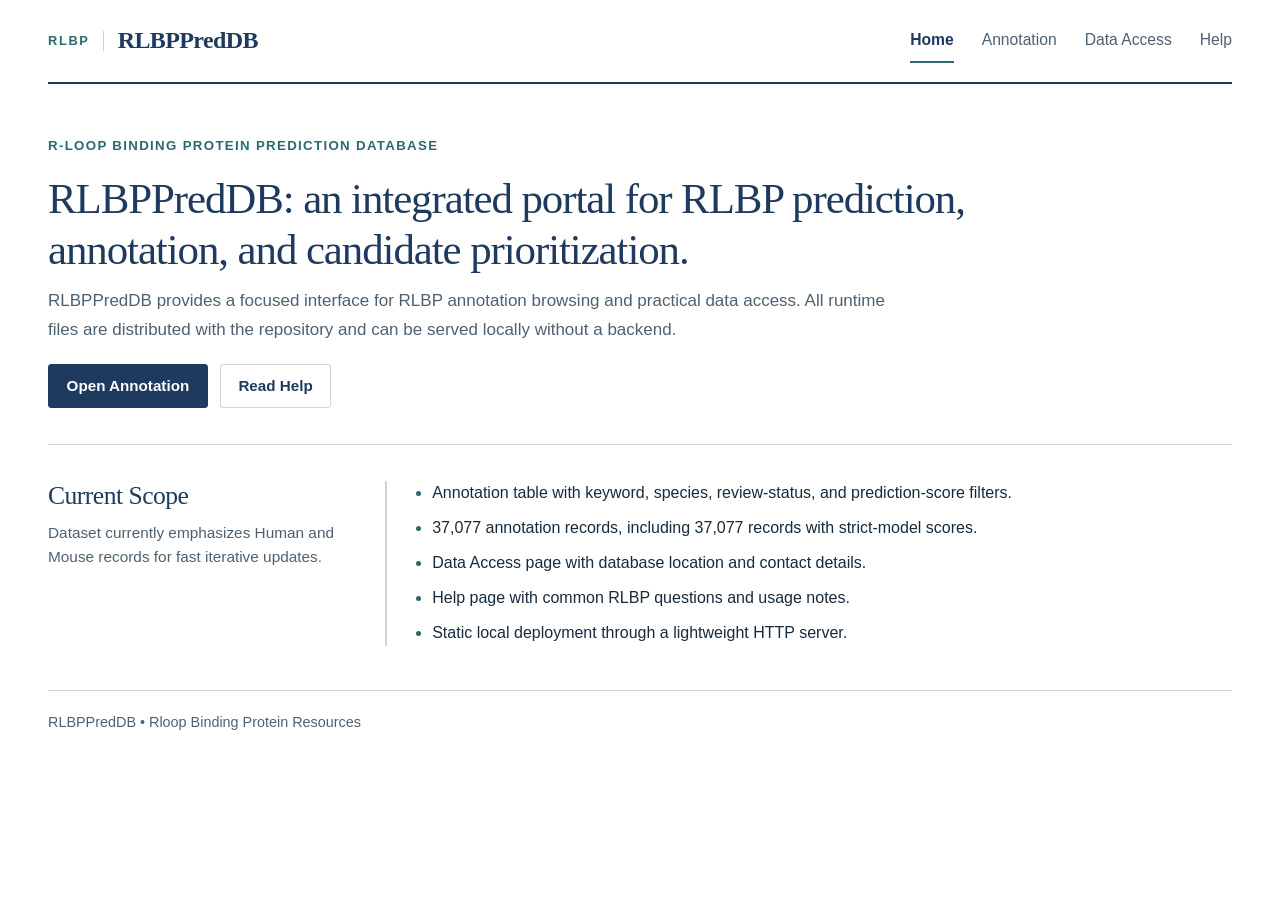
<file: index.html>
<!DOCTYPE html>
<html lang="en">
<head>
  <meta charset="UTF-8" />
  <meta name="viewport" content="width=device-width, initial-scale=1.0" />
  <meta name="description" content="RLBPPredDB static website for prediction and annotation" />
  <title>RLBPPredDB</title>
  <link rel="stylesheet" href="style.css?v=academic-afdb-20261114" />
</head>
<body class="home-page">
  <div class="grain"></div>
  <div class="page-wrap">
    <header class="site-header">
      <a class="brand" href="index.html">
        <span class="brand-mark">RLBP</span>
        <span class="brand-name">RLBPPredDB</span>
      </a>
      <nav>
        <a class="active" href="index.html">Home</a>
        <a href="annotation.html">Annotation</a>
        <a href="data-access.html">Data Access</a>
        <a href="help.html">Help</a>
      </nav>
    </header>

    <main>
      <section class="hero reveal">
        <p class="eyebrow">R-loop Binding Protein Prediction Database</p>
        <h1>RLBPPredDB: an integrated portal for RLBP prediction, annotation, and candidate prioritization.</h1>
        <p>
          RLBPPredDB provides a focused interface for RLBP annotation browsing and practical data access. All runtime files are distributed with the repository and can be served locally without a backend.
        </p>
        <div class="hero-actions">
          <a class="btn primary" href="annotation.html">Open Annotation</a>
          <a class="btn ghost" href="help.html">Read Help</a>
        </div>
      </section>

      <section class="panel reveal">
        <div class="panel-head">
          <h2>Current Scope</h2>
          <p>Dataset currently emphasizes Human and Mouse records for fast iterative updates.</p>
        </div>
        <div class="card">
          <ul class="list-tight">
            <li>Annotation table with keyword, species, review-status, and prediction-score filters.</li>
            <li>37,077 annotation records, including 37,077 records with strict-model scores.</li>
            <li>Data Access page with database location and contact details.</li>
            <li>Help page with common RLBP questions and usage notes.</li>
            <li>Static local deployment through a lightweight HTTP server.</li>
          </ul>
        </div>
      </section>
    </main>
  </div>

  <footer>
    <p>RLBPPredDB • Rloop Binding Protein Resources</p>
  </footer>
</body>
</html>
</file>
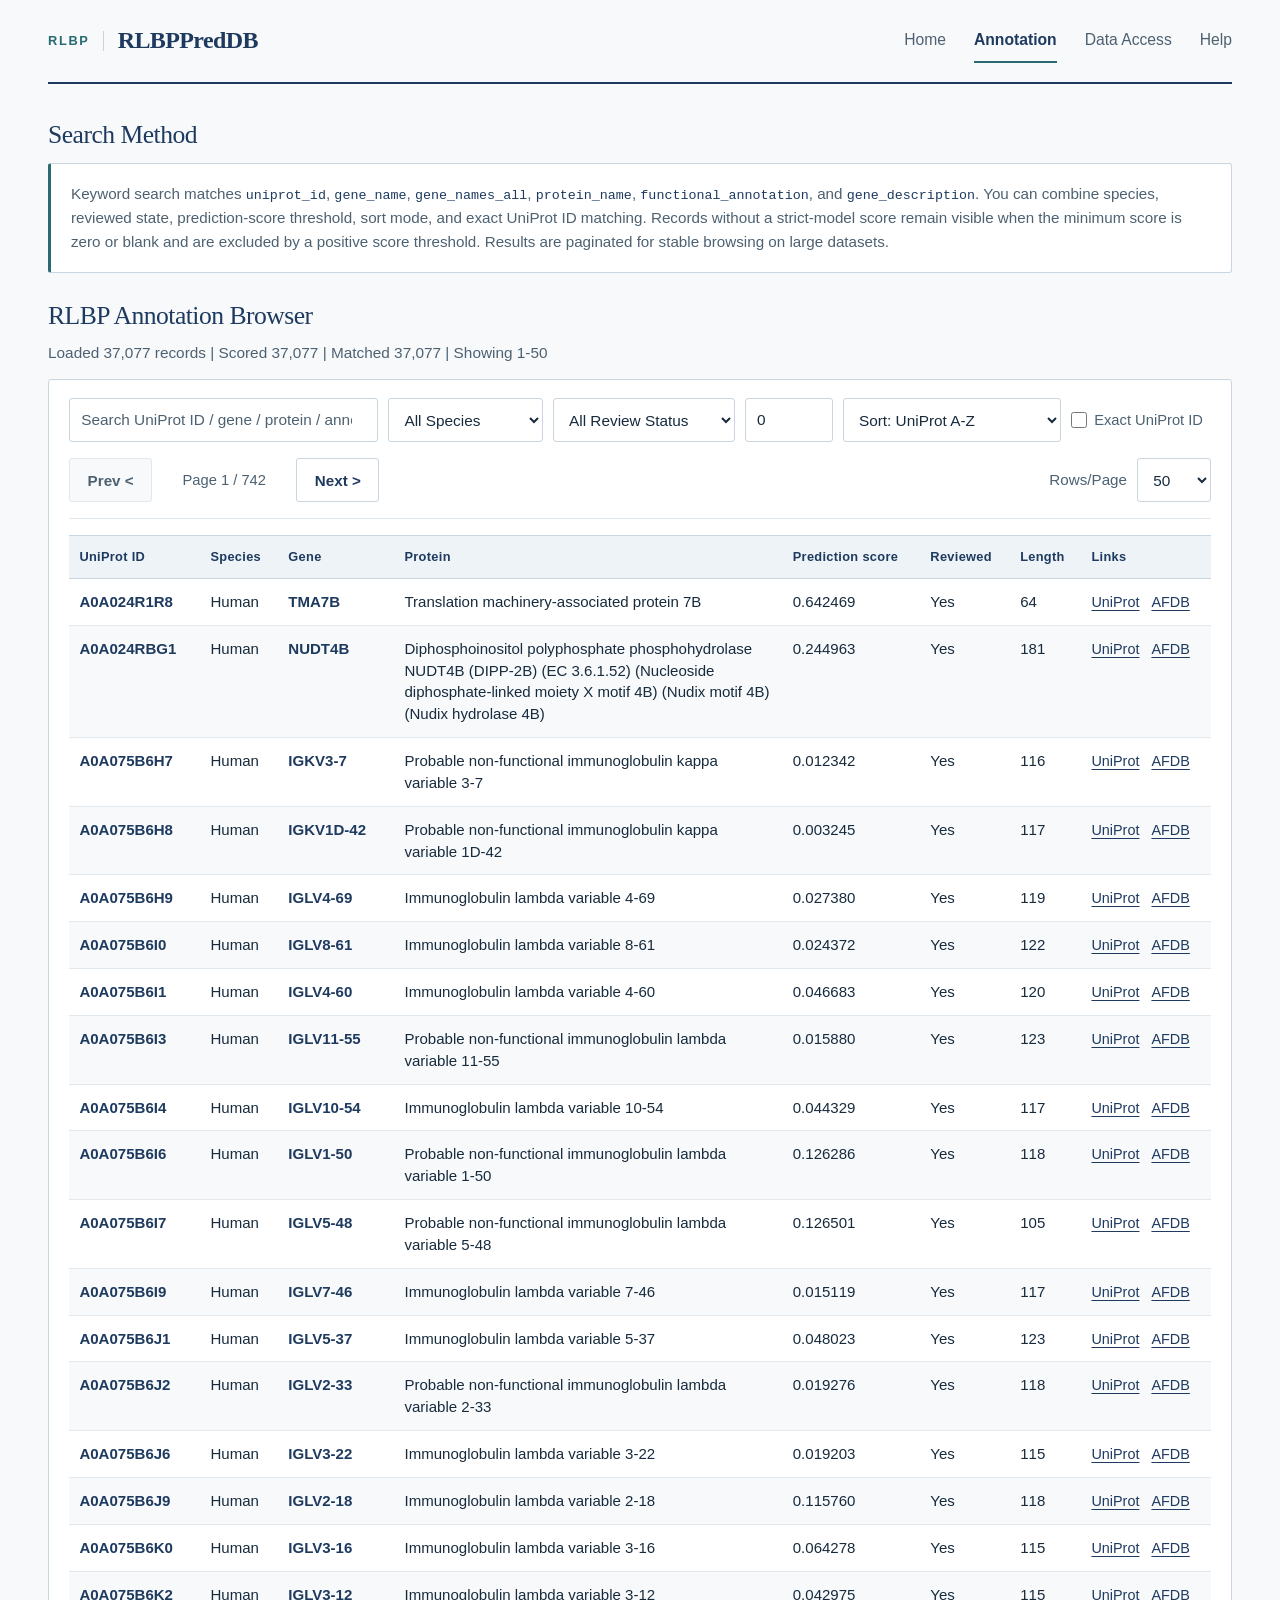
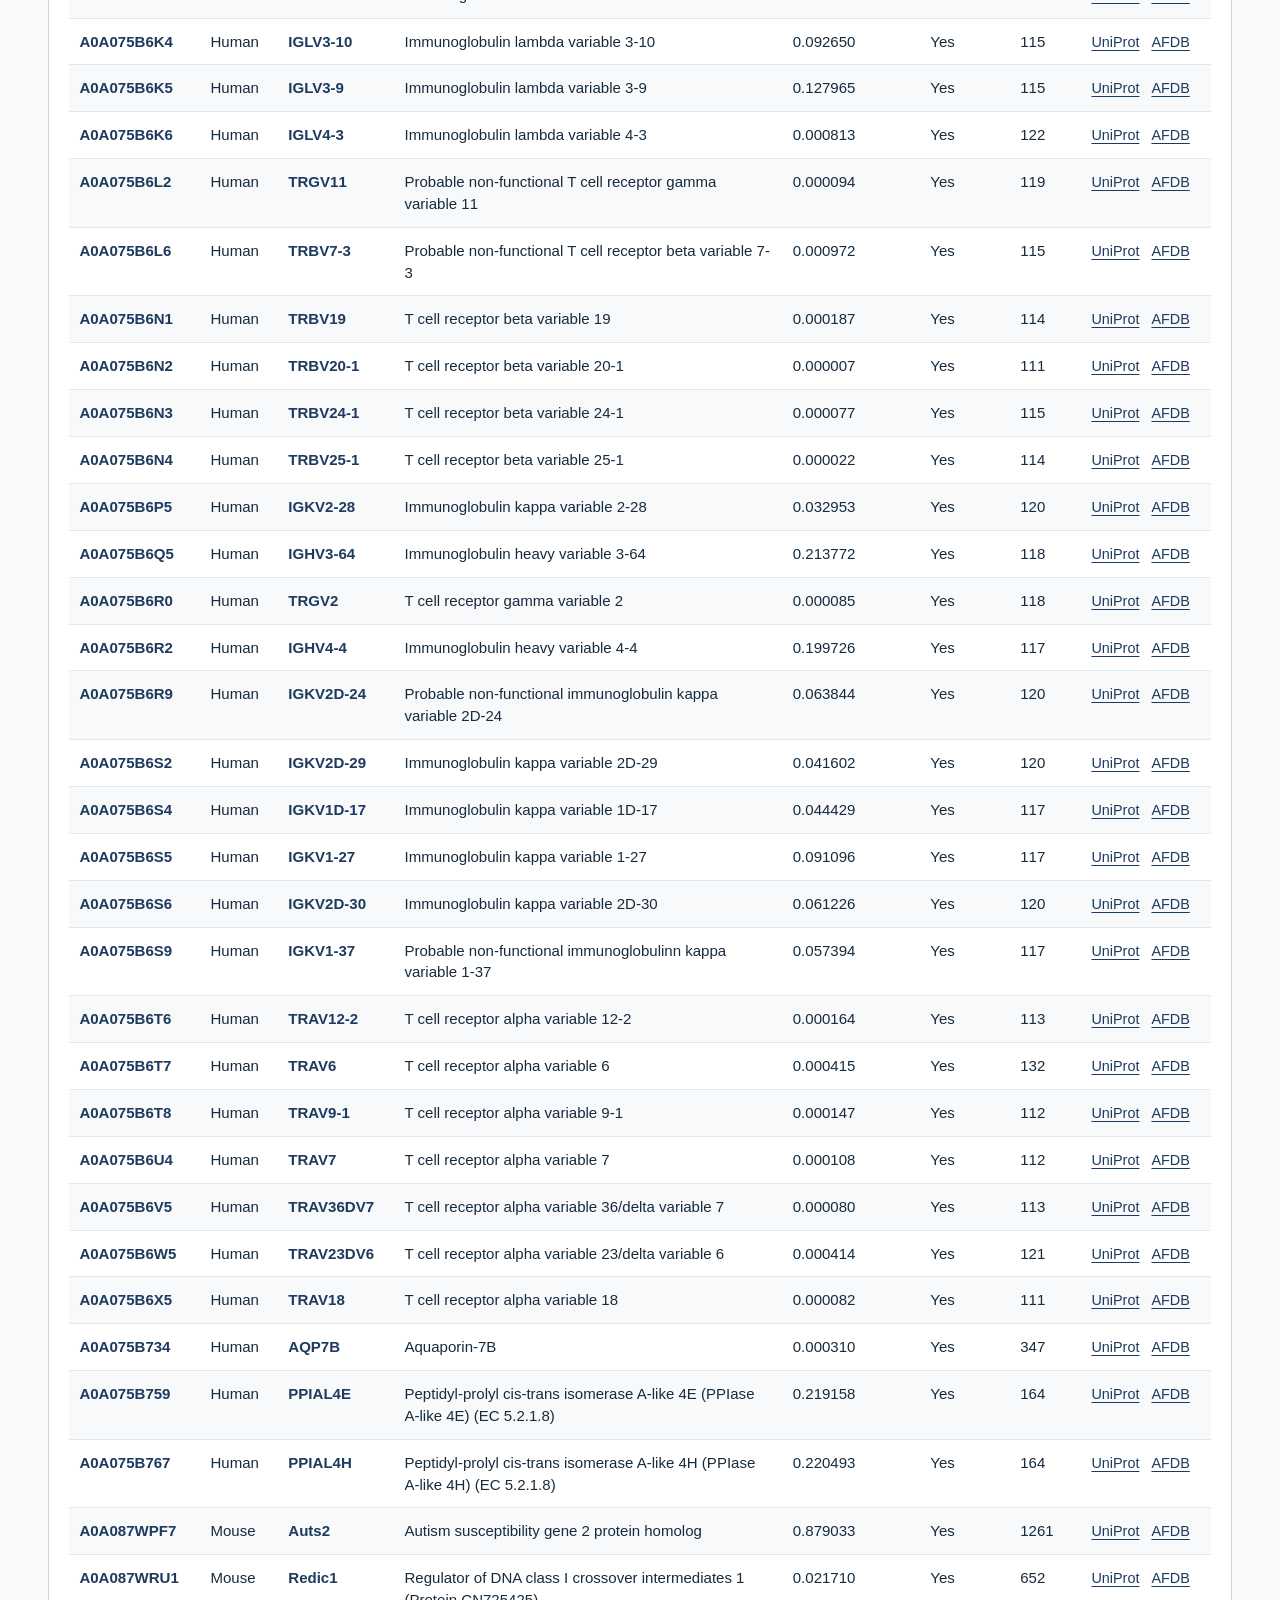
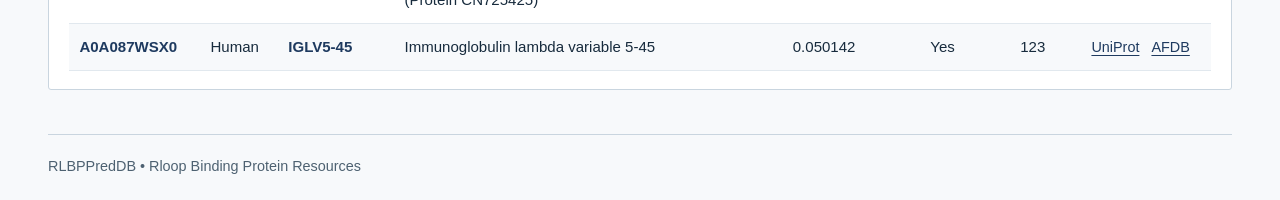
<file: annotation.html>
<!DOCTYPE html>
<html lang="en">
<head>
  <meta charset="UTF-8" />
  <meta name="viewport" content="width=device-width, initial-scale=1.0" />
  <meta name="description" content="RLBPPredDB annotation browser" />
  <title>RLBPPredDB | Annotation</title>
  <link rel="stylesheet" href="style.css?v=academic-afdb-20261114" />
</head>
<body>
  <div class="grain"></div>
  <div class="page-wrap">
    <header class="site-header">
      <a class="brand" href="index.html">
        <span class="brand-mark">RLBP</span>
        <span class="brand-name">RLBPPredDB</span>
      </a>
      <nav>
        <a href="index.html">Home</a>
        <a class="active" href="annotation.html">Annotation</a>
        <a href="data-access.html">Data Access</a>
        <a href="help.html">Help</a>
      </nav>
    </header>

    <main>
      <section class="panel reveal">
        <div class="panel-head">
          <h2>Search Method</h2>
        </div>
        <div class="card search-method">
          <p>
            Keyword search matches <code>uniprot_id</code>, <code>gene_name</code>, <code>gene_names_all</code>, <code>protein_name</code>, <code>functional_annotation</code>, and <code>gene_description</code>. You can combine species, reviewed state, prediction-score threshold, sort mode, and exact UniProt ID matching. Records without a strict-model score remain visible when the minimum score is zero or blank and are excluded by a positive score threshold. Results are paginated for stable browsing on large datasets.
          </p>
        </div>
      </section>

      <section class="panel reveal">
        <div class="panel-head">
          <h2>RLBP Annotation Browser</h2>
          <p id="result-summary">Loading annotation database...</p>
        </div>
        <div class="card">
          <div class="annotation-tools annotation-tools-db">
            <input id="search" type="search" placeholder="Search UniProt ID / gene / protein / annotation" />

            <select id="species-filter">
              <option value="all">All Species</option>
              <option value="Human">Human</option>
              <option value="Mouse">Mouse</option>
            </select>

            <select id="reviewed-filter">
              <option value="all">All Review Status</option>
              <option value="reviewed">Reviewed Only</option>
              <option value="unreviewed">Unreviewed Only</option>
            </select>

            <input id="min-confidence" type="number" min="0" max="1" step="0.01" value="0" title="Minimum prediction score" placeholder="Min score" />

            <select id="sort-by">
              <option value="confidence_desc">Sort: Score High-Low</option>
              <option value="confidence_asc">Sort: Score Low-High</option>
              <option value="length_desc">Sort: Length High-Low</option>
              <option value="length_asc">Sort: Length Low-High</option>
              <option value="id_asc" selected>Sort: UniProt A-Z</option>
            </select>

            <label class="inline-check" for="exact-id">
              <input id="exact-id" type="checkbox" />
              Exact UniProt ID
            </label>
          </div>

          <div class="pagination-row">
            <div class="pager-main">
              <button id="prev-page" class="btn ghost" type="button">Prev &lt;</button>
              <span id="page-info">Page 1 / 1</span>
              <button id="next-page" class="btn ghost" type="button">Next &gt;</button>
            </div>
            <div class="pager-size">
              <label for="page-size">Rows/Page</label>
              <select id="page-size">
                <option value="20">20</option>
                <option value="50" selected>50</option>
                <option value="100">100</option>
              </select>
            </div>
          </div>

          <div class="table-wrap">
            <table>
              <thead>
                <tr>
                  <th>UniProt ID</th>
                  <th>Species</th>
                  <th>Gene</th>
                  <th>Protein</th>
                  <th>Prediction score</th>
                  <th>Reviewed</th>
                  <th>Length</th>
                  <th>Links</th>
                </tr>
              </thead>
              <tbody id="annotation-body"></tbody>
            </table>
          </div>
        </div>
      </section>
    </main>
  </div>

  <footer>
    <p>RLBPPredDB • Rloop Binding Protein Resources</p>
  </footer>

  <script src="annotation.js?v=afdb-20261114"></script>
</body>
</html>
</file>
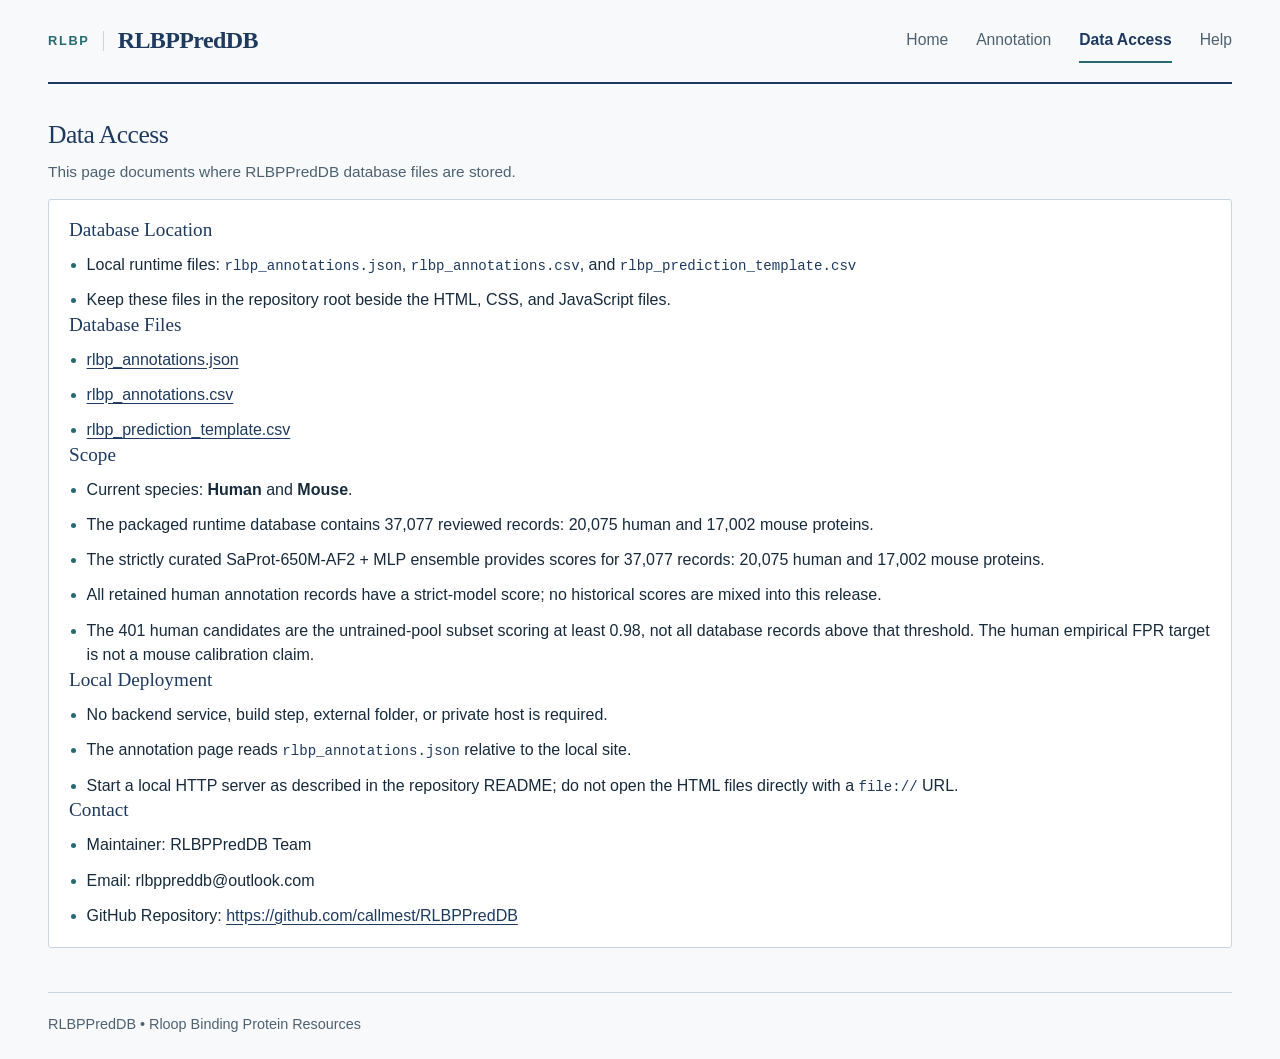
<file: data-access.html>
<!DOCTYPE html>
<html lang="en">
<head>
  <meta charset="UTF-8" />
  <meta name="viewport" content="width=device-width, initial-scale=1.0" />
  <meta name="description" content="RLBPPredDB data access and update guide" />
  <title>RLBPPredDB | Data Access</title>
  <link rel="stylesheet" href="style.css?v=academic-afdb-20261114" />
</head>
<body>
  <div class="grain"></div>
  <div class="page-wrap">
    <header class="site-header">
      <a class="brand" href="index.html">
        <span class="brand-mark">RLBP</span>
        <span class="brand-name">RLBPPredDB</span>
      </a>
      <nav>
        <a href="index.html">Home</a>
        <a href="annotation.html">Annotation</a>
        <a class="active" href="data-access.html">Data Access</a>
        <a href="help.html">Help</a>
      </nav>
    </header>

    <main>
      <section class="panel reveal">
        <div class="panel-head">
          <h2>Data Access</h2>
          <p>This page documents where RLBPPredDB database files are stored.</p>
        </div>
        <div class="card">
          <h3>Database Location</h3>
          <ul class="list-tight">
            <li>Local runtime files: <code>rlbp_annotations.json</code>, <code>rlbp_annotations.csv</code>, and <code>rlbp_prediction_template.csv</code></li>
            <li>Keep these files in the repository root beside the HTML, CSS, and JavaScript files.</li>
          </ul>

          <h3>Database Files</h3>
          <ul class="list-tight">
            <li><a href="rlbp_annotations.json" target="_blank" rel="noopener noreferrer">rlbp_annotations.json</a></li>
            <li><a href="rlbp_annotations.csv" target="_blank" rel="noopener noreferrer">rlbp_annotations.csv</a></li>
            <li><a href="rlbp_prediction_template.csv" target="_blank" rel="noopener noreferrer">rlbp_prediction_template.csv</a></li>
          </ul>

          <h3>Scope</h3>
          <ul class="list-tight">
            <li>Current species: <strong>Human</strong> and <strong>Mouse</strong>.</li>
            <li>The packaged runtime database contains 37,077 reviewed records: 20,075 human and 17,002 mouse proteins.</li>
            <li>The strictly curated SaProt-650M-AF2 + MLP ensemble provides scores for 37,077 records: 20,075 human and 17,002 mouse proteins.</li>
            <li>All retained human annotation records have a strict-model score; no historical scores are mixed into this release.</li>
            <li>The 401 human candidates are the untrained-pool subset scoring at least 0.98, not all database records above that threshold. The human empirical FPR target is not a mouse calibration claim.</li>
          </ul>

          <h3>Local Deployment</h3>
          <ul class="list-tight">
            <li>No backend service, build step, external folder, or private host is required.</li>
            <li>The annotation page reads <code>rlbp_annotations.json</code> relative to the local site.</li>
            <li>Start a local HTTP server as described in the repository README; do not open the HTML files directly with a <code>file://</code> URL.</li>
          </ul>

          <h3>Contact</h3>
          <ul class="list-tight">
            <li>Maintainer: RLBPPredDB Team</li>
            <li>Email: rlbppreddb@outlook.com</li>
            <li>GitHub Repository: <a href="https://github.com/callmest/RLBPPredDB" target="_blank" rel="noopener noreferrer">https://github.com/callmest/RLBPPredDB</a></li>
          </ul>
        </div>
      </section>
    </main>
  </div>

  <footer>
    <p>RLBPPredDB • Rloop Binding Protein Resources</p>
  </footer>
</body>
</html>
</file>
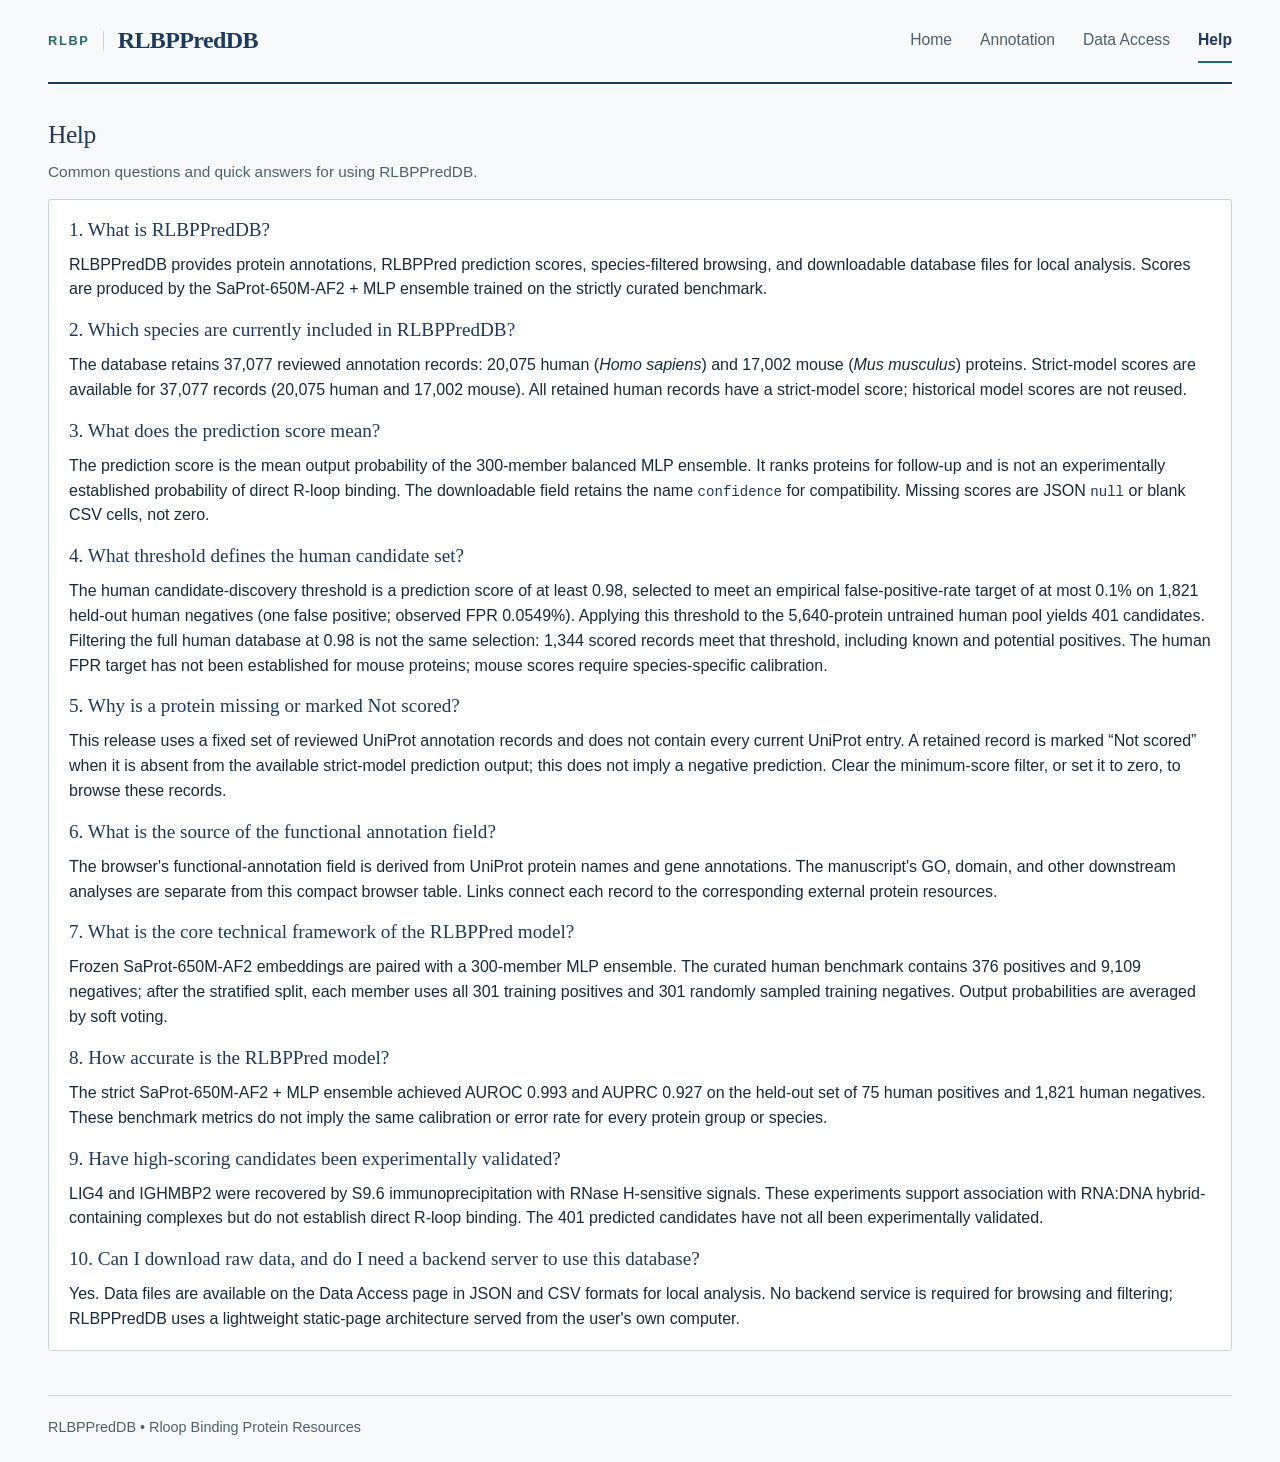
<file: help.html>
<!DOCTYPE html>
<html lang="en">
<head>
  <meta charset="UTF-8" />
  <meta name="viewport" content="width=device-width, initial-scale=1.0" />
  <meta name="description" content="RLBPPredDB help and common questions" />
  <title>RLBPPredDB | Help</title>
  <link rel="stylesheet" href="style.css?v=academic-afdb-20261114" />
</head>
<body>
  <div class="grain"></div>
  <div class="page-wrap">
    <header class="site-header">
      <a class="brand" href="index.html">
        <span class="brand-mark">RLBP</span>
        <span class="brand-name">RLBPPredDB</span>
      </a>
      <nav>
        <a href="index.html">Home</a>
        <a href="annotation.html">Annotation</a>
        <a href="data-access.html">Data Access</a>
        <a class="active" href="help.html">Help</a>
      </nav>
    </header>

    <main>
      <section class="panel reveal">
        <div class="panel-head">
          <h2>Help</h2>
          <p>Common questions and quick answers for using RLBPPredDB.</p>
        </div>

        <div class="card">
          <h3>1. What is RLBPPredDB?</h3>
          <p>RLBPPredDB provides protein annotations, RLBPPred prediction scores, species-filtered browsing, and downloadable database files for local analysis. Scores are produced by the SaProt-650M-AF2 + MLP ensemble trained on the strictly curated benchmark.</p>

          <h3>2. Which species are currently included in RLBPPredDB?</h3>
          <p>The database retains 37,077 reviewed annotation records: 20,075 human (<em>Homo sapiens</em>) and 17,002 mouse (<em>Mus musculus</em>) proteins. Strict-model scores are available for 37,077 records (20,075 human and 17,002 mouse). All retained human records have a strict-model score; historical model scores are not reused.</p>

          <h3>3. What does the prediction score mean?</h3>
          <p>The prediction score is the mean output probability of the 300-member balanced MLP ensemble. It ranks proteins for follow-up and is not an experimentally established probability of direct R-loop binding. The downloadable field retains the name <code>confidence</code> for compatibility. Missing scores are JSON <code>null</code> or blank CSV cells, not zero.</p>

          <h3>4. What threshold defines the human candidate set?</h3>
          <p>The human candidate-discovery threshold is a prediction score of at least 0.98, selected to meet an empirical false-positive-rate target of at most 0.1% on 1,821 held-out human negatives (one false positive; observed FPR 0.0549%). Applying this threshold to the 5,640-protein untrained human pool yields 401 candidates. Filtering the full human database at 0.98 is not the same selection: 1,344 scored records meet that threshold, including known and potential positives. The human FPR target has not been established for mouse proteins; mouse scores require species-specific calibration.</p>

          <h3>5. Why is a protein missing or marked Not scored?</h3>
          <p>This release uses a fixed set of reviewed UniProt annotation records and does not contain every current UniProt entry. A retained record is marked <q>Not scored</q> when it is absent from the available strict-model prediction output; this does not imply a negative prediction. Clear the minimum-score filter, or set it to zero, to browse these records.</p>

          <h3>6. What is the source of the functional annotation field?</h3>
          <p>The browser's functional-annotation field is derived from UniProt protein names and gene annotations. The manuscript's GO, domain, and other downstream analyses are separate from this compact browser table. Links connect each record to the corresponding external protein resources.</p>

          <h3>7. What is the core technical framework of the RLBPPred model?</h3>
          <p>Frozen SaProt-650M-AF2 embeddings are paired with a 300-member MLP ensemble. The curated human benchmark contains 376 positives and 9,109 negatives; after the stratified split, each member uses all 301 training positives and 301 randomly sampled training negatives. Output probabilities are averaged by soft voting.</p>

          <h3>8. How accurate is the RLBPPred model?</h3>
          <p>The strict SaProt-650M-AF2 + MLP ensemble achieved AUROC 0.993 and AUPRC 0.927 on the held-out set of 75 human positives and 1,821 human negatives. These benchmark metrics do not imply the same calibration or error rate for every protein group or species.</p>

          <h3>9. Have high-scoring candidates been experimentally validated?</h3>
          <p>LIG4 and IGHMBP2 were recovered by S9.6 immunoprecipitation with RNase H-sensitive signals. These experiments support association with RNA:DNA hybrid-containing complexes but do not establish direct R-loop binding. The 401 predicted candidates have not all been experimentally validated.</p>

          <h3>10. Can I download raw data, and do I need a backend server to use this database?</h3>
          <p>Yes. Data files are available on the Data Access page in JSON and CSV formats for local analysis. No backend service is required for browsing and filtering; RLBPPredDB uses a lightweight static-page architecture served from the user's own computer.</p>
        </div>
      </section>
    </main>
  </div>

  <footer>
    <p>RLBPPredDB • Rloop Binding Protein Resources</p>
  </footer>
</body>
</html>
</file>
<file: style.css>
:root {
  color-scheme: light;
  --bg: #f7f9fb;
  --bg-soft: #eef3f7;
  --surface: #ffffff;
  --surface-2: #f1f5f8;
  --text: #243747;
  --ink: #172b3d;
  --ink-soft: #4d6171;
  --accent: #1e3a5f;
  --accent-2: #286a70;
  --line: #c9d5df;
  --line-soft: #e1e8ee;
  --warn: #a3322c;
  --ok: #236549;
  --shadow: none;
  --gutter: clamp(1.25rem, 4vw, 3rem);
  --font-body: "Gill Sans", "Trebuchet MS", sans-serif;
  --font-heading: Georgia, "Palatino Linotype", Palatino, serif;
}

* { box-sizing: border-box; }
html, body { margin: 0; min-height: 100%; }
body {
  color: var(--text);
  background: var(--bg);
  font: 1rem/1.55 var(--font-body);
  -webkit-text-size-adjust: 100%;
}
.home-page { background: var(--surface); }
.home-page::before, .grain { display: none; }
.page-wrap, main, .panel, .card { min-width: 0; }
a { color: var(--accent); text-underline-offset: 0.18em; }
a:hover { color: var(--accent-2); }
:where(a, button, input, select, textarea):focus-visible {
  outline: 2px solid var(--accent-2);
  outline-offset: 3px;
}

.site-header, main, footer {
  width: calc(100% - var(--gutter) - var(--gutter));
  max-width: 1280px;
  margin-inline: auto;
}
.site-header {
  min-height: 84px;
  padding-block: 1rem;
  border-bottom: 2px solid var(--accent);
  display: flex;
  justify-content: space-between;
  align-items: center;
  gap: 1.5rem;
}
.brand {
  display: flex;
  align-items: center;
  gap: 0.85rem;
  flex-shrink: 0;
  color: var(--accent);
  text-decoration: none;
}
.brand-mark {
  padding-right: 0.85rem;
  border-right: 1px solid var(--line);
  color: var(--accent-2);
  font-size: 0.8rem;
  font-weight: 700;
  letter-spacing: 0.13em;
}
.brand-name {
  font-family: var(--font-heading);
  font-size: 1.5rem;
  font-weight: 700;
  letter-spacing: -0.025em;
}
nav { display: flex; flex-wrap: wrap; gap: 0.25rem 1.75rem; }
nav a {
  display: flex;
  align-items: center;
  min-height: 44px;
  border-bottom: 2px solid transparent;
  color: var(--ink-soft);
  font-size: 0.98rem;
  text-decoration: none;
  transition: color 160ms ease, border-color 160ms ease;
}
nav a:hover, nav a.active { border-bottom-color: var(--accent-2); color: var(--accent); }
nav a.active { font-weight: 700; }
main { padding-block: 0.5rem 2.75rem; }

.eyebrow {
  margin: 0 0 1rem;
  color: var(--accent-2);
  font-size: 0.83rem;
  font-weight: 700;
  letter-spacing: 0.1em;
  text-transform: uppercase;
}
h1, h2, h3 {
  margin: 0 0 0.75rem;
  color: var(--accent);
  font-family: var(--font-heading);
  font-weight: 400;
  line-height: 1.2;
}
h1 { max-width: 1040px; font-size: clamp(2rem, 3.35vw, 2.75rem); letter-spacing: -0.025em; }
h2 { font-size: clamp(1.4rem, 2vw, 1.7rem); letter-spacing: -0.02em; }
h3 { font-size: 1.2rem; }
p { margin: 0 0 1rem; }
.hero { padding-block: 2.75rem 2.25rem; border-bottom: 1px solid var(--line); }
.hero > p:not(.eyebrow) { max-width: 850px; color: var(--ink-soft); font-size: 1.0625rem; line-height: 1.65; }
.hero-actions { display: flex; flex-wrap: wrap; gap: 0.75rem; margin-top: 1.25rem; }

.btn {
  display: inline-flex;
  align-items: center;
  justify-content: center;
  min-height: 44px;
  padding: 0.55rem 1.1rem;
  border: 1px solid var(--line);
  border-radius: 3px;
  background: var(--surface);
  color: var(--accent);
  font-family: var(--font-body);
  font-size: 0.95rem;
  font-weight: 600;
  line-height: 1.25;
  text-decoration: none;
  cursor: pointer;
  transition: background-color 160ms ease, border-color 160ms ease, color 160ms ease;
}
.btn:hover { border-color: var(--accent); background: var(--bg-soft); color: var(--accent); }
.btn.primary { border-color: var(--accent); background: var(--accent); color: var(--surface); }
.btn.primary:hover { border-color: var(--accent-2); background: var(--accent-2); }
.btn.ghost { color: var(--accent); background: var(--surface); }
.panel { margin-top: 1.75rem; }
.panel-head p { margin: -0.15rem 0 0.9rem; color: var(--ink-soft); font-size: 0.96rem; font-variant-numeric: tabular-nums; }
.card {
  padding: 1.125rem 1.25rem;
  border: 1px solid var(--line);
  border-radius: 3px;
  background: var(--surface);
  color: var(--ink);
  box-shadow: none;
}
.card p:last-child { margin-bottom: 0; }
.home-page .panel { display: grid; grid-template-columns: minmax(180px, 0.7fr) minmax(0, 2fr); gap: 2.5rem; padding-top: 0.5rem; }
.home-page .panel .card { padding: 0 0 0 1.75rem; border: 0; border-left: 2px solid var(--line); border-radius: 0; }

label { display: block; margin: 0.55rem 0 0.35rem; color: var(--ink-soft); font-size: 0.95rem; }
input, select, textarea {
  width: 100%;
  min-width: 0;
  min-height: 44px;
  padding: 0.55rem 0.7rem;
  border: 1px solid var(--line);
  border-radius: 3px;
  background: var(--surface);
  color: var(--ink);
  font-family: var(--font-body);
  font-size: 0.96rem;
  line-height: 1.25;
  accent-color: var(--accent);
}
input::placeholder, textarea::placeholder { color: var(--ink-soft); opacity: 1; }
select { cursor: pointer; }
textarea { resize: vertical; }
code { color: var(--accent); font-size: 0.88em; overflow-wrap: anywhere; }
.grid-2 { display: grid; grid-template-columns: 1.3fr 0.9fr; gap: 1rem; }
.result-label { margin-bottom: 0; color: var(--ink-soft); font-size: 0.85rem; font-weight: 600; letter-spacing: 0.05em; text-transform: uppercase; }
.score { margin: 0.25rem 0; color: var(--accent); font-size: 3rem; line-height: 1; font-variant-numeric: tabular-nums; }
.meter { width: 100%; height: 10px; overflow: hidden; border-radius: 2px; background: var(--bg-soft); }
.meter span { display: block; width: 0; height: 100%; background: var(--accent-2); }
.call { font-weight: 700; }
.error { min-height: 1.15rem; margin-top: 0.55rem; color: var(--warn); font-size: 0.95rem; }
.meta, .note, .search-method { color: var(--ink-soft); font-size: 0.95rem; }
.search-method { border-left: 3px solid var(--accent-2); line-height: 1.55; }
.tool-row { display: grid; grid-template-columns: 1fr auto auto; gap: 0.75rem; align-items: center; }

.annotation-tools {
  display: grid;
  grid-template-columns: minmax(220px, 1.7fr) minmax(110px, 0.85fr) minmax(138px, 1fr) 88px minmax(178px, 1.2fr) 140px;
  gap: 0.625rem;
  align-items: center;
  margin: 0 0 1rem;
}
.annotation-tools > * { min-width: 0; }
.inline-check { display: flex; align-items: center; gap: 0.45rem; min-height: 44px; margin: 0; color: var(--ink-soft); font-size: 0.92rem; cursor: pointer; }
.inline-check input { width: 16px; min-height: 16px; height: 16px; margin: 0; flex: 0 0 16px; cursor: pointer; }
.pagination-row { display: flex; flex-wrap: wrap; justify-content: space-between; align-items: center; gap: 0.75rem; margin: 0 0 1rem; padding-bottom: 1rem; border-bottom: 1px solid var(--line-soft); color: var(--ink-soft); font-size: 0.92rem; }
.pager-main { display: grid; grid-template-columns: auto minmax(120px, auto) auto; align-items: center; column-gap: 0.75rem; }
.pager-size { display: flex; align-items: center; gap: 0.625rem; }
.pagination-row label { margin: 0; }
.pagination-row #page-info { text-align: center; font-variant-numeric: tabular-nums; }
.pagination-row select, .pagination-row input { width: auto; min-width: 74px; }
.pagination-row button:disabled { border-color: var(--line-soft); background: var(--bg); color: var(--ink-soft); cursor: not-allowed; }

.table-wrap { max-width: 100%; overflow-x: auto; overscroll-behavior-inline: contain; }
table { width: 100%; min-width: 860px; border-collapse: collapse; font-size: 0.94rem; line-height: 1.45; }
th, td { padding: 0.75rem 0.65rem; border-bottom: 1px solid var(--line-soft); text-align: left; vertical-align: top; }
th { border-top: 1px solid var(--line); border-bottom-color: var(--line); background: var(--bg-soft); color: var(--accent); font-size: 0.8rem; font-weight: 700; letter-spacing: 0.025em; line-height: 1.4; }
tbody tr:nth-child(even) { background: var(--bg); }
tbody tr:hover { background: var(--surface-2); }
td:nth-child(1), td:nth-child(3), td:nth-child(5), td:nth-child(6), td:nth-child(7), td:nth-child(8) { white-space: nowrap; }
td:nth-child(1), td:nth-child(3) { color: var(--accent); font-weight: 600; }
td:nth-child(4) { min-width: 190px; width: 34%; overflow-wrap: anywhere; }
td:nth-child(5), td:nth-child(7) { font-variant-numeric: tabular-nums; }
td:nth-child(8) a { font-size: 0.9rem; }
.external-links { display: inline-flex; align-items: baseline; gap: 0.75rem; }
.afdb-status { color: var(--ink-soft); font-size: 0.9rem; }
.empty { padding: 1.25rem; color: var(--ink-soft); text-align: center; }
.list-tight { margin: 0; padding-left: 1.1rem; }
.list-tight li + li { margin-top: 0.65rem; }
.list-tight li::marker { color: var(--accent-2); }
footer { padding-block: 1.25rem 1.5rem; border-top: 1px solid var(--line); color: var(--ink-soft); font-size: 0.9rem; }
footer p { margin: 0; }
.reveal { opacity: 1; transform: none; animation: none; }

@media (max-width: 1180px) {
  .annotation-tools { grid-template-columns: minmax(220px, 1.6fr) 1fr 1fr; }
  .annotation-tools #min-confidence, .annotation-tools #sort-by, .annotation-tools .inline-check { width: 100%; }
  table { min-width: 780px; }
  th, td { padding-inline: 0.4rem; }
  th { font-size: 0.875rem; }
}
@media (max-width: 767px) {
  .site-header { flex-direction: column; align-items: flex-start; gap: 0.4rem; }
  nav { width: 100%; gap: 0.2rem 1.25rem; }
  nav a { font-size: 0.95rem; }
  .hero { padding-block: 2rem; }
  .hero > p:not(.eyebrow) { font-size: 1rem; }
  .card { padding: 1rem; }
  .grid-2, .tool-row, .annotation-tools, .home-page .panel { grid-template-columns: minmax(0, 1fr); gap: 0.75rem; }
  .home-page .panel .card { padding-left: 0; border: 0; }
  input, select, textarea { font-size: 1rem; }
  .pager-main { width: 100%; grid-template-columns: auto minmax(80px, 1fr) auto; column-gap: 0.5rem; }
  .pager-main .btn { padding-inline: 0.8rem; }
}
@media (prefers-reduced-motion: reduce) {
  *, *::before, *::after { animation: none !important; transition: none !important; scroll-behavior: auto !important; }
}
</file>
